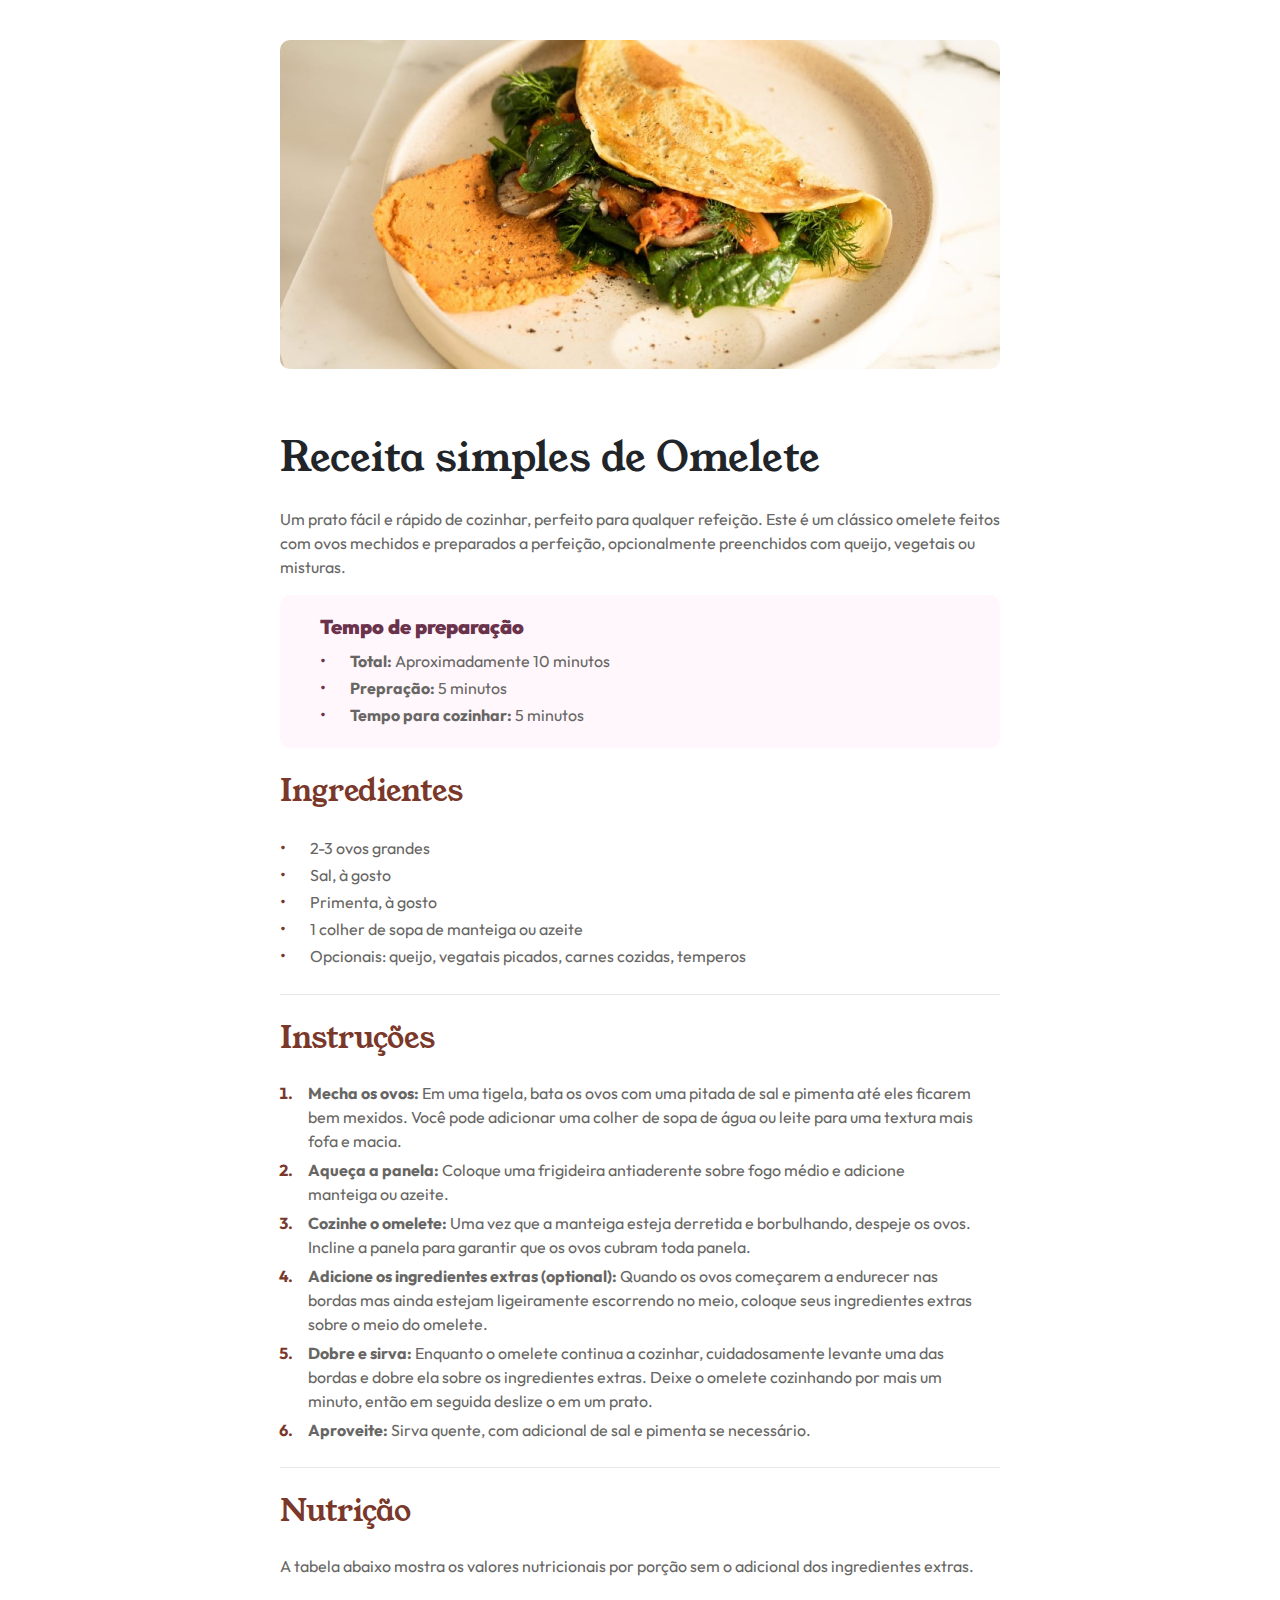
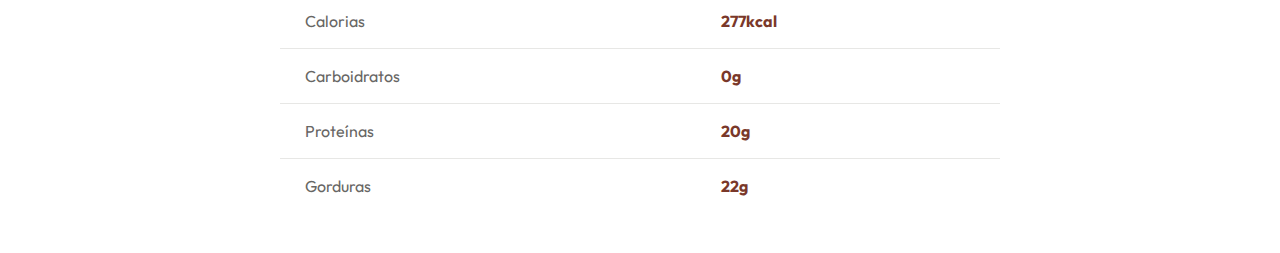
<file: cartao-receita/index.html>
<!DOCTYPE html>
<html lang="en">
<head>
  <meta charset="UTF-8">
  <meta name="viewport" content="width=device-width, initial-scale=1.0">

  <link rel="icon" type="image/png" sizes="32x32" href="./assets/images/favicon-32x32.png">
  <link href="https://cdn.jsdelivr.net/npm/bootstrap@5.3.3/dist/css/bootstrap.min.css" rel="stylesheet" integrity="sha384-QWTKZyjpPEjISv5WaRU9OFeRpok6YctnYmDr5pNlyT2bRjXh0JMhjY6hW+ALEwIH" crossorigin="anonymous">
  <link rel="stylesheet" href="./assets/styles/main.css">
  <link rel="stylesheet" href="./assets/styles/responsive.css">
  
  <title>Página de Receita</title>

  <!-- Feel free to remove these styles or customise in your own stylesheet 👍 -->
  <style>
    .attribution { font-size: 11px; text-align: center; }
    .attribution a { color: hsl(228, 45%, 44%); }
  </style>
</head>
<body>
  <main>
    <div class="dish-photo">
      <img src="./assets/images/image-omelette.jpeg" alt="delicious omelette photo">
    </div>
    <div class="content">
    <h1>
      Receita simples de Omelete
    </h1>
  
    <p>
      Um prato fácil e rápido de cozinhar, perfeito para qualquer refeição. Este é um clássico omelete feitos com ovos
      mechidos e preparados a perfeição, opcionalmente preenchidos com queijo, vegetais ou misturas.
    </p>

    <div class="preparation-time">
      <h5>Tempo de preparação</h5>
      <ul>
        <li><span>Total:</span> Aproximadamente 10 minutos</li>
        <li><span>Prepração:</span> 5 minutos</li>
        <li><span>Tempo para cozinhar:</span> 5 minutos</li>
      </ul>
    </div> 
  
    <div class="section-ingredients">
      <h2>
        Ingredientes
      </h2>
      <ul>
        <li>2-3 ovos grandes</li>
        <li>Sal, à gosto</li>
        <li>Primenta, à gosto</li>
        <li>1 colher de sopa de manteiga ou azeite</li>
        <li>Opcionais: queijo, vegatais picados, carnes cozidas, temperos</li>
      </ul>
    </div>
    <div class="line"></div>
    <div class="section-instructions">
      <h2>
        Instruções
      </h2>
      <ol>
        <li>
          <p><span>Mecha os ovos: </span> Em uma tigela, bata os ovos com uma pitada de sal e pimenta até
            eles ficarem bem mexidos. Você pode adicionar uma colher de sopa de água ou leite para uma textura
            mais fofa e macia.</p>
        </li>
        <li>
          <p><span>Aqueça a panela: </span>
            Coloque uma frigideira antiaderente sobre fogo médio e adicione manteiga ou azeite.</p>
        </li>
        <li>
          <p><span>Cozinhe o omelete: </span> Uma vez que a manteiga esteja derretida e borbulhando, despeje
            os ovos. Incline a panela para garantir que os ovos cubram toda panela.</p>
        </li>
        <li>
          <p><span>Adicione os ingredientes extras (optional): </span> Quando os ovos começarem a endurecer
            nas bordas mas ainda estejam ligeiramente escorrendo no meio, coloque seus ingredientes extras sobre
            o meio do omelete.</p>
        </li>
        <li>
          <p><span>Dobre e sirva: </span> Enquanto o omelete continua a cozinhar, cuidadosamente levante uma das bordas
            e dobre ela sobre os ingredientes extras. Deixe o omelete cozinhando por mais um minuto, então em seguida
            deslize o em um prato.</p>
        </li>
        <li>
          <p><span>Aproveite: </span>Sirva quente, com adicional de sal e pimenta se necessário.</p>
        </li>
      </ol>
    </div>
    <div class="line"></div>
    <div class="section-nutrition">
      <h2>
        Nutrição
      </h2>
      <p>
        A tabela abaixo mostra os valores nutricionais por porção sem o adicional dos ingredientes extras.
      </p>
      <table>
        <tbody>
          <tr>
            <td>Calorias</td>
            <td>277kcal</td>
          </tr>
          <tr>
            <td>Carboidratos</td>
            <td>0g</td>
          </tr>
          <tr>
            <td>Proteínas</td>
            <td>20g</td>
          </tr>
          <tr>
            <td>Gorduras</td>
            <td>22g</td>
          </tr>
        </tbody>
      </table>
    </div>
  </div>
    <!-- div class="attribution">
      Challenge by <a href="https://www.frontendmentor.io?ref=challenge" target="_blank">Frontend Mentor</a>. 
      Coded by <a href="#">Your Name Here</a>.
    </div -->
  </main>
</body>
</html>
</file>
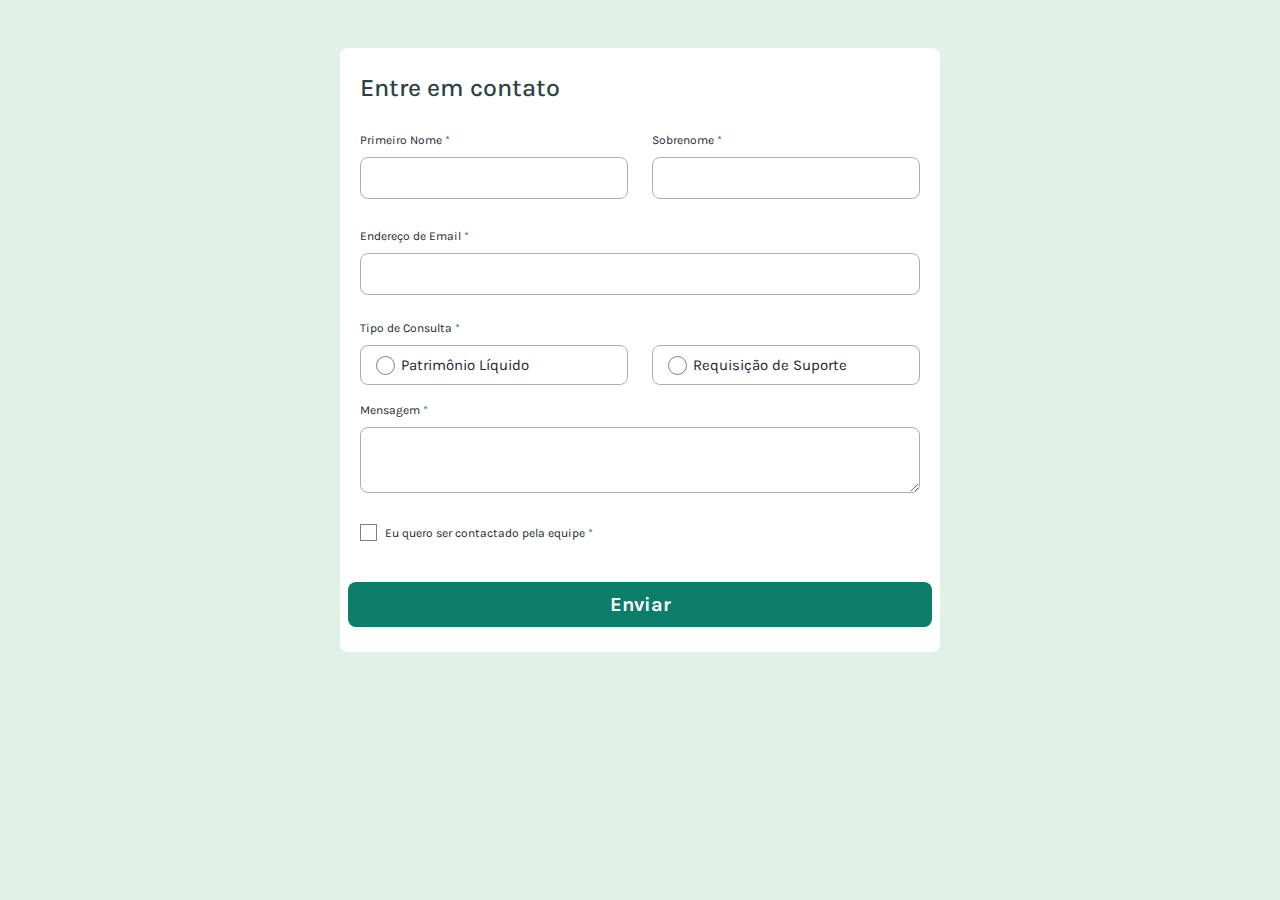
<file: contact-form/index.html>
<!DOCTYPE html>
<html lang="en">
<head>
  <meta charset="UTF-8">
  <meta name="viewport" content="width=device-width, initial-scale=1.0"> <!-- displays site properly based on user's device -->
  <link href="https://cdn.jsdelivr.net/npm/bootstrap@5.3.3/dist/css/bootstrap.min.css" rel="stylesheet" integrity="sha384-QWTKZyjpPEjISv5WaRU9OFeRpok6YctnYmDr5pNlyT2bRjXh0JMhjY6hW+ALEwIH" crossorigin="anonymous">
  <link rel="stylesheet" href="./assets/styles/main.css">
  </head>
  <body>

  <link rel="icon" type="image/png" sizes="32x32" href="./assets/images/favicon-32x32.png">
  
	<title>Frontend Mentor | Contact form</title>

  <style>
    .attribution { font-size: 11px; text-align: center; }
    .attribution a { color: hsl(228, 45%, 44%); }
  </style>
</head>
<body>
	<div class="message-box">
		<img src="./assets/images/icon-success-check.svg" alt="">
		<span class="message-box-title"> Mensagem Enviada!</span>
		<br>
		<span class="message-box-body">Obrigado por preencher o formulário. Nós vamos entrar em contato em breve!</span>
		<div class="message-box-footer">fechar</div>
	</div>
  <main class="container d-flex justify-content-center align-items-center">

		<div class="form-box">
			<form action="" novalidate>
				<h1 class="mb-4">Entre em contato</h1>
				<div class="row mb-4">
					<div class="col-md-6">
						<div class="form-input">
							<label for="">Primeiro Nome <span>*</span></label>
							<div>
								<input id="firstname-input" name="firstname-input" type="text" required>
							</div>
							<span class="form-input-error" id="firstname-input" style="display: none;">Erro</span>
						</div>
					</div>
					<div class="col-md-6">
						<div class="form-input">
							<label for="">Sobrenome <span>*</span></label>
							<div>
								<input id="lastname-input" name="lastname-input" type="text" required>
							</div>
							<span class="form-input-error" id="firstname-input" style="display: none;">Erro</span>
						</div>
					</div>      
				</div>
				<div class="row">
					<div class="col-12 mb-4">
						<div class="form-input">
							<label for="">Endereço de Email <span>*</span></label>
							<div>
								<input id="email-input" name="email-input" type="text" pattern="^[\w\.]+@([\w]+\.)+[\w]{2,4}$" custom-message required>
							</div>
							<span class="form-input-error" id="firstname-input" style="display: none;">Por favor entre com um e-mail válido</span>
						</div>
					</div>    
				</div>
				<div class="row form-input">
					<label class="mb-2" for="">Tipo de Consulta <span>*</span></label>
					<div class="col-md-6 mb-md-1 mb-4">
						<div class="form-input">
							<label class="form-input-radio">
								<input type="radio" value="" name="query" id="patrimonio-radio" custom-message required>
								<label class="checkmark-radio"></label>
								<label for="">Patrimônio Líquido</label>
							</label>
						</div>
					</div>    
					<div class="col-md-6 mb-1">
						<div class="form-input">
							<label class="form-input-radio">
								<input type="radio" value="" name="query" id="requisicao-radio" custom-message required>
								<label class="checkmark-radio"></label>
								<label for="">Requisição de Suporte</label>
							</label>
						</div>
					</div>
					<span class="form-input-error" id="firstname-input" style="display: none;">Por favor selecione o tipo de consulta</span>    					
				</div>
				<div class="row">
					<div class="col-12 mb-4">
						<div class="form-input">
							<label for="">Mensagem <span>*</span></label>
							<div>
								<textarea name="message-input" id="message-input" required></textarea>
							</div>
							<span class="form-input-error" id="firstname-input" style="display: none;">Erro</span>
						</div>
					</div>    
				</div>
				<div class="row">
					<div class="col-12 mb-4">
						<div class="form-input">
							<label class="checkbox">
								<input name="consent-checkbox" id="consent-checkbox" type="checkbox" style="margin-right: 10px;" custom-message required>
								<span class="checkmark"></span>
								<label for="">Eu quero ser contactado pela equipe <span>*</span></label>
							</label>
							<span class="form-input-error" id="firstname-input" style="display: none;">
								Para enviar este formulário, por favor concorde em ser contactado
							</span>
						</div>
					</div>    
					<input type="submit" class="form-button" value="Enviar" id="enviar-btn">
				</div>
			</form>
		</div>
		<script src="./assets/scripts/index.js"></script>
  </main>

  
  <!--div class="attribution">
    Challenge by <a href="https://www.frontendmentor.io?ref=challenge">Frontend Mentor</a>. 
    Coded by <a href="#">Your Name Here</a>.
  </div-->
</body>
</html>
</file>
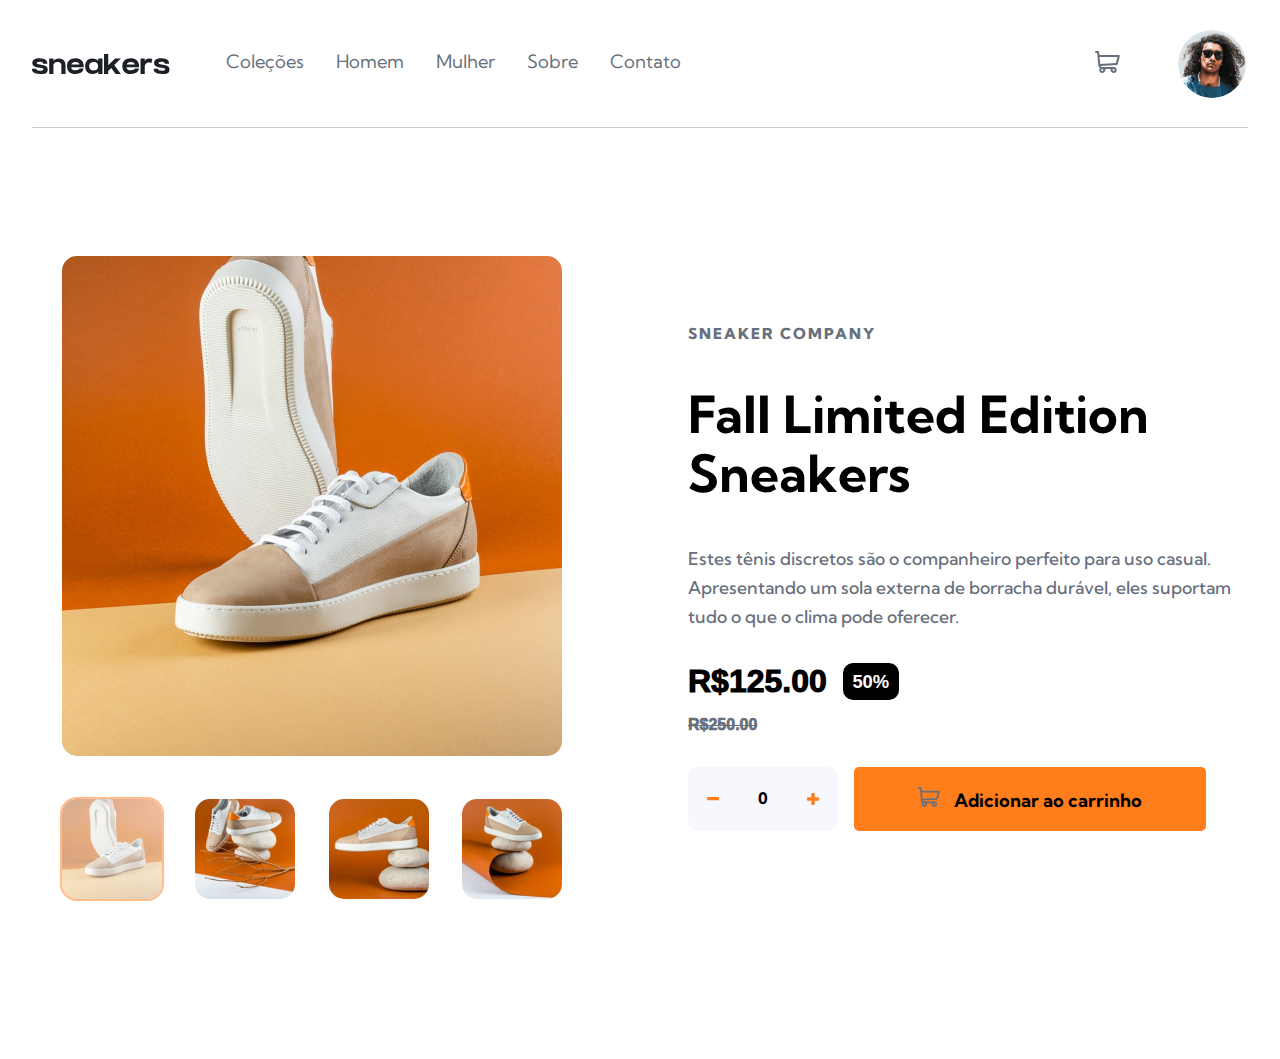
<file: ecommerce-product-page-main/index.html>
<!DOCTYPE html>
<html lang="en">
<head>
    <meta charset="UTF-8">
    <meta name="viewport" content="width=device-width, initial-scale=1.0"> <!-- displays site properly based on user's device -->
    <link rel="icon" type="image/png" sizes="32x32" href="./images/favicon-32x32.png">
    <link rel="preconnect" href="https://fonts.googleapis.com">
    <link rel="preconnect" href="https://fonts.gstatic.com" crossorigin>
    <link href="https://fonts.googleapis.com/css2?family=Advent+Pro:ital,wght@0,100..900;1,100..900&family=Kumbh+Sans:wght@100..900&display=swap" rel="stylesheet">

    <link rel="stylesheet" href="./assets/styles/normalize.css">
    <link rel="stylesheet" href="./assets/styles/base.css">
    <link rel="stylesheet" href="./assets/styles/button.css">
    <link rel="stylesheet" href="./assets/styles/header.css">
    <link rel="stylesheet" href="./assets/styles/product-images.css">
    <link rel="stylesheet" href="./assets/styles/product-info.css">
    <link rel="stylesheet" href="./assets/styles/cart.css">
    <link rel="stylesheet" href="./assets/styles/responsive.css">

    <title>Frontend Mentor | E-commerce product page</title>

    <style>

    </style>
</head>
<body style="margin-bottom: 10rem;">
    <header class="header">
        <img id="menu-open-menu" class="header__menu-icon" src="./assets/images/icon-menu.svg" alt="Imagem do contraído">
        <img class="header__logo" src="./assets/images/logo.svg" alt="Logo do site escrito Tênis em inglês">
        <nav class="menu">
            <ul class="menu__items">
                <li class="menu__item"><span>Coleções</span></li>
                <li class="menu__item"><span>Homem</span></li>
                <li class="menu__item"><span>Mulher</span></li>
                <li class="menu__item"><span>Sobre</span></li>
                <li class="menu__item"><span>Contato</span></li>
            </ul>
        </nav>
        <div style="position: relative;">
            <img id="icon-cart" class="header__icon-cart" src="./assets/images/icon-cart.svg" alt="ícone de um carrinho">
            <span id="count-cart"  class="header__count-cart">0</span>
        </div>
        <img id="avatar" class="header__avatar" src="./assets/images/image-avatar.png" alt="Foto do avatar do usuário">

        <div id="cart" class="cart">
            <header class="cart__header">
                Carrinho
            </header>
            <div id="cart-content" class="cart__content">
                <span id="empty-cart-message">Seu carrinho está vazio.</span>
            </div>
        </div>
    </header>

    <!-- Responsive Menu -->
    <div id="menu-bg" class="menu-bg">
        <nav class="menu-responsive">
            <img id="menu-close-button" class="menu-responsive__close-button" src="./assets/images/icon-close.svg" alt="botão de fechamento do menu para mobile">
            <ul class="menu-responsive__items">
                <li class="menu-responsive__item"><span>Coleções</span></li>
                <li class="menu-responsive__item"><span>Homem</span></li>
                <li class="menu-responsive__item"><span>Mulher</span></li>
                <li class="menu-responsive__item"><span>Sobre</span></li>
                <li class="menu-responsive__item"><span>Contato</span></li>
            </ul>
        </nav>
    </div>

    <!-- Zoom Product Images -->
     <div id="zoom-product-image" class="zoom-product-image">
        <div style="position: relative;">
            <div class="product-images product-images--modal">
                <div>
                    <div class="product-images__selected-image">
                        <img id="zoom-selected-image" src="./assets/images/image-product-1.jpg" alt="imagem selecionada do produto">
                        <div class="product-images__arrow product-images__arrow--left">
                            <img src="./assets/images/icon-previous.svg" alt="uma seta para a imagem anterior">
                        </div>
                        <div class="product-images__arrow product-images__arrow--right">
                            <img  src="./assets/images/icon-next.svg" alt="uma seta para a imagem anterior">
                        </div>
                    </div>
                    <div class="product-images__thumbnails">
                            <img class="product-images__thumbnail selected" data-target-src="./assets/images/image-product-1.jpg" src="./assets/images/image-product-1-thumbnail.jpg" alt="">
                            <img class="product-images__thumbnail" data-target-src="./assets/images/image-product-2.jpg" src="./assets/images/image-product-2-thumbnail.jpg" alt="">
                            <img class="product-images__thumbnail" data-target-src="./assets/images/image-product-3.jpg" src="./assets/images/image-product-3-thumbnail.jpg" alt="">
                            <img class="product-images__thumbnail" data-target-src="./assets/images/image-product-4.jpg" src="./assets/images/image-product-4-thumbnail.jpg" alt="">
                    </div>
                </div>
            </div>
            <img id="zoom-product-image__close" class="zoom-product-image__close" src="./assets/images/icon-close.svg" alt="">
        </div>
     </div>
    
    <main class="main">
        <section class="section">
            <div class="product-images">
                <div>
                    <div class="product-images__selected-image">
                        <img id="selected-image" src="./assets/images/image-product-1.jpg" alt="">
                        <div class="product-images__arrow product-images__arrow--left">
                            <img src="./assets/images/icon-previous.svg" alt="uma seta para a imagem anterior">
                        </div>
                        <div class="product-images__arrow product-images__arrow--right">
                            <img  src="./assets/images/icon-next.svg" alt="uma seta para a imagem anterior">
                        </div>
                    </div>
                    <div class="product-images__thumbnails">
                        <img class="product-images__thumbnail selected" data-target-src="./assets/images/image-product-1.jpg" src="./assets/images/image-product-1-thumbnail.jpg" alt="">
                        <img class="product-images__thumbnail" data-target-src="./assets/images/image-product-2.jpg" src="./assets/images/image-product-2-thumbnail.jpg" alt="">
                        <img class="product-images__thumbnail" data-target-src="./assets/images/image-product-4.jpg" src="./assets/images/image-product-4-thumbnail.jpg" alt="">
                        <img class="product-images__thumbnail" data-target-src="./assets/images/image-product-3.jpg" src="./assets/images/image-product-3-thumbnail.jpg" alt="">
                    </div>
                </div>
            </div>
            <div class="product-info">
                <div>
                    <h3 class="product-info__label">SNEAKER COMPANY</h3>
                    <h2 class="product-info__title">Fall Limited Edition Sneakers</h2>
                    <p class="product-info__description">Estes tênis discretos são o companheiro perfeito para uso casual. Apresentando um 
                        sola externa de borracha durável, eles suportam tudo o que o clima pode oferecer.
                    </p>
                    <div class="product-info__price">
                        <span class="product-info__descont-price">R$125.00</span><span class="product-info__descont">50%</span>
                        <span class="product-info__original-price">R$250.00</span>
                    </div>
                </div>
                <div class="product-info__buttons">
                    <div class="product-info__length-button">
                        <button id="minus-button" class="active-opacity"><img src="./assets/images/icon-minus.svg" alt=""></button>
                        <span id="length-display">0</span>
                        <button id="plus-button"  class="active-opacity"><img src="./assets/images/icon-plus.svg" alt=""></button>
                    </div>
                    <button id="add-cart-button" class="button active-opacity">
                        <img src="./assets/images/icon-cart.svg" alt="">
                        Adicionar ao carrinho
                    </button>
                </div>
            </div>
        </section>
    </main>
    <script src="./assets/js/product-display.js"></script>
    <script type="module" src="./assets/js/index.js" ></script>
</body>
</html>
</file>
<file: cartao-receita/assets/styles/main.css>
@font-face {
    font-family: "outfit";
    src: url('../fonts/outfit/Outfit-VariableFont_wght.ttf') format('truetype');
}

@font-face {
    font-family: "young-serif";
    src: url('../fonts/young-serif/YoungSerif-Regular.ttf') format('truetype');
}

/*Variables*/
:root {
    --main-title-font:young-serif;
    --text-font:outfit;

    --primary:#7a382a;
    --secondary:#6a324b;

    --text-color:#676664;
    --large-margin:25px;
    --border-padding:40px;
}

* {
    font-family: var(--text-font), Helvetica, sans-serif
}

body {
    display: flex;
    justify-content: center;
}

main {
    width: 800px;
}

h1 {
    font-family: young-serif, Arial, serif;
    font-size: 40px;
    margin-bottom: var(--large-margin);
}

h2 {
    color: var(--primary);
    font-family: young-serif, Arial, serif;
    font-size: 30px;
    margin-bottom: var(--large-margin);
}

p {
    color:var(--text-color);
}

.line {
    border-top: #e7e7e5 solid 1px;
    margin-bottom: var(--large-margin);
    width: 100%;
}

.dish-photo {
    padding:var(--border-padding) var(--border-padding) 0 var(--border-padding);
}

.dish-photo img {
    border-radius: 10px;
    margin-bottom: var(--large-margin);
    width:100%;
}

.content {
    padding: var(--border-padding);
}

/* Preparation time */
.preparation-time {
    background-color: #fff7fc;
    border-radius: 10px;
    color:var(--text-color);
    padding: 20px 40px;
    margin-bottom: var(--large-margin);
}

.preparation-time h5 {
    color:var(--secondary);
    font-weight: 900;
}

.preparation-time span {
    font-weight: bold;
    margin-left: 24px;
}

.preparation-time ul {
    margin: 0;
    padding: 0;
}

.preparation-time li {
    list-style-type: none;
}

.preparation-time li::before {
    content: '•';
    color: var(--secondary);
    font-size: 18px;
}

/* section-ingredients" */
.section-ingredients {
    margin-bottom: var(--large-margin);
}

.section-ingredients ul {
    margin: 0;
    padding: 0;
}

.section-ingredients li {
    color:var(--text-color);
    list-style-type: none;
    
}

.section-ingredients li::before {
    content: '•';
    color: var(--primary);
    font-size: 18px;
    margin-right: 24px;
}

/* section-instructions */
.section-instructions {
    margin-bottom: var(--large-margin);
}

.section-instructions ol {
    margin: 0;
    padding: 0;
}

.section-instructions li {
    margin-right: 24px;
    margin-left: 16px;
}

.section-instructions li::marker {
    color:var(--primary);
    font-weight: bold;
}

.section-instructions p {
    margin-left: 12px;
    margin-bottom: 5px;
}

.section-instructions span {
    color:var(--text-color);
    font-weight: bold;

}

/* section-nutrition */
.section-nutrition table {
    width: 100%;
}

.section-nutrition table tr {
    border-top: #e7e7e5 solid 1px;
    margin-bottom: var(--large-margin);
}

.section-nutrition table tr:first-child {
    border:none;
}

.section-nutrition tr td:first-child {
    color:var(--text-color);
    padding: 15px 25px;
}

.section-nutrition tr td:last-child {
    color:var(--primary);
    font-weight: bold;
    padding: 15px 25px;
}

/*
.preparation-time li::marker {
    color: var(--secondary);
    font-size: 12px;
}
*/
</file>
<file: cartao-receita/assets/styles/responsive.css>
@media only screen and (max-width: 768px) {

    .dish-photo {
        padding: 0;
    }

    .dish-photo img {
        border-radius: 0;
    }

}
</file>
<file: contact-form/assets/styles/main.css>
@font-face {
    font-family: "karla-italic";
    src: url('../fonts/Karla-Italic-VariableFont_wght.ttf') format('truetype');
}

@font-face {
    font-family: "karla";
    src: url('../fonts/Karla-VariableFont_wght.ttf') format('truetype');
}

/*Variables*/
:root {
    --main-title-font:karla-italic;
    --text-font:karla;

    --primary:#0c7d69;
    --secondary:#2a3c3e;
    --ternary:#3b4141;
    --background:#e0f1e7;
    --message-box-color:#2a4244;

    --text-color:#676664;
    --large-margin:25px;
    --border-padding:40px;

    --font-size-input:15px;
    --font-size-title:20px;

    --input-error-color:#C13617;
}

* {
    font-family: var(--text-font), Helvetica, sans-serif
}

body {
    background-color: var(--background);
}

main {
    height: 700px;
}

h1 {
    color: var(--message-box-color);
    font-size: 25px;
}

.form-box {
    background-color: white;
    border-radius: 8px;
    max-width: 600px;
    padding: 25px 20px;
    width: 100%;
}

.form-input {

}

label {
    font-size: 12px;
}

.form-input label {
    margin-bottom: 8px;
}

label span {
    color: var(--primary);
}

.form-input input[type="text"], textarea {
    border: 1px solid rgb(175, 174, 174);
    border-radius: 8px;
    padding: 8px 15px;
    outline: none;
    width: 100%;
}

.input-error {
    border: 1px solid var(--input-error-color) !important;  
}

.form-input input:focus, textarea:focus {
    border: 1px solid var(--primary);
}


/* radio */
.form-input .form-input-radio {
    align-items: center;
    border: 1px solid rgb(175, 174, 174);;
    border-radius: 8px;
    display: flex;
    padding: 8px 40px;
    position: relative;
    justify-content: flex-start;
}

.form-input .form-input-radio label:last-child {
    font-size: 15px;
    margin-bottom: 0;
}

input[type="radio"] {
    cursor: pointer;
    height: 19px;
    width: 19px;
    top: 10px;
    left: 15px;
    opacity: 0;
    position: absolute;
    z-index: 100;
}

.checkmark-radio {
    top: 10px;
    left: 15px;
    height: 19px;
    width: 19px;
    border: 1px solid grey;
    background-color: white;
    border-radius: 50%;
    margin-right: 10px;
    position: absolute;
    
}

.form-input-radio input:checked ~ .checkmark-radio {
    background-color: white;
}

.checkmark-radio:after {
    content:"";
    position: absolute;
    display: none;
}

.form-input-radio input:checked ~ .checkmark-radio:after {
    display: block;
}

.checkmark-radio:after {
   top: -2px;
   left: -1px;
   content:url("../images/icon-radio-selected.svg");
}

input[type="radio"]:checked+label {
    background-color: var(--background);
}

.checkbox {
    display: block;
    position: relative;
    cursor: pointer;
    -webkit-user-select: none;
    -moz-user-select: none;
    -ms-user-select: none;
    user-select: none;
    padding-left: 25px;
}

.checkbox input {
    position: absolute;
    opacity: 0;
    cursor: pointer;
    height: 0;
    width: 0;
}

.checkmark {
    position:absolute;
    top: 0;
    left: 0;
    height: 17px;
    width: 17px;
    border: 1px solid grey;
    background-color: white;
}

.checkbox:hover input ~ .checkmark {
    background-color: #ccc;
}

.checkmark::after {
    content:"";

    position: absolute;
    display: none;
}

.checkbox input:checked ~ .checkmark:after {
    display: block;
}

.checkbox .checkmark:after {
    top: -1px;
    left: -1px;
    content:url("../images/icon-checkbox-check.svg");
}

.form-input-radio:has([type="radio"]:checked) {
    background-color: var(--background);
    border: 1px solid var(--primary);
}

.form-button {
    background-color: var(--primary);
    border: none;
    border-radius: 8px;
    color: white;
    font-size: 20px;
    font-weight: bold;
    height: 45px;
    width: 100%;
}

.form-button:hover {
    background-color: #095f4f;
    
}

.form-input-error{
    color: var(--input-error-color);
    font-size: 10px;
    margin-top: 3px;
}

/* Caixa de mensagem */
.message-box {
    background-color: var(--message-box-color);
    border-radius: 8px;
    color: white;
    display: none;
    padding: 12px 14px;
    position: absolute;
    left: 50%;
    transform: translate(-50%, 0);
}

.message-box-title {
    font-size: 12px;
    font-weight: bold;
}

.message-box-body {
    font-size: 10px;
}

.message-box img {
    width: 14px;
}

.message-box-footer {
    cursor: pointer;
    font-size: 10px;
    text-align: end;
}

.show {
    display: block !important;
}
</file>
<file: ecommerce-product-page-main/assets/styles/base.css>
:root {

    --primary-color: hsl(26, 100%, 55%); /*orange*/
    --seconday-color:hsl(25, 100%, 94%); /*Pale orange*/

    --very-dark-blue: hsl(220, 13%, 13%);
    --dark-grayish-blue: hsl(219, 9%, 45%);
    --grayish-blue: hsl(220, 14%, 75%);
    --light-grayish-blue: hsl(223, 64%, 98%);
    --white: hsl(0, 0%, 100%);
    --black: hsl(0, 0%, 0%);


    --mobile:375px;
    --desktop:1140px;

    --text-font: 'Kumbh Sans', sans-serif;
    /* Weights: 400, 700 */

}

*, *::after, *::before {
    box-sizing: border-box;
}

html {
    font-size: 16px;
}

h3 {
    margin: 0;
    padding: 0;
}

a {
    text-decoration: none;
    color: inherit;
}

button {
    background: transparent;
    border: none;
    color: inherit;
    padding: 0;
    font-size: inherit;
    cursor: pointer;
}

body {
    font-family: var(--text-font);
    display: grid;
    grid-template-columns: minmax(2rem, 1fr) minmax(min-content, 80rem)  minmax(2rem, 1fr);
    row-gap: 8rem;
}


ul {
    list-style: none;
    margin: 0;
    padding: 0;
}

p {
    margin: 0;
}

.main {
    grid-column: 2 / 3 ;
}

.section {
    display: grid;
    grid-template-columns: 1fr 1fr;
    column-gap: 6rem;
}
</file>
<file: ecommerce-product-page-main/assets/styles/button.css>
.button {
    --opacity-time:200ms;
    background-color: var(--primary-color);
    border-radius: 5px;
    color: black;
    width: 100%;
    max-width: 22rem;
    font-weight: bold;
    font-size: 1.15rem;
    transition: opacity var(--opacity-time);
    height: 4rem;
}

.button img {
    margin-right: 10px;
}

.button:hover {
    opacity: 0.7;
}
</file>
<file: ecommerce-product-page-main/assets/styles/header.css>
.header {
    align-items: center;
    border-bottom: #cecece solid 1px ;
    column-gap: 3.5rem;
    display: grid;
    grid-template-columns: auto 1fr min-content minmax(min-content, max-content);
    grid-column: 2 / 3 ;
    height: 8rem;
    position: relative;
}

.header .header__icon-cart {
    cursor: pointer;
    grid-column: 3 / 4;
    grid-row: 1 / 2 ;
    width: 1.55em;
}

.header .header__count-cart {
    background-color: var(--primary-color);
    border-radius: 10px;
    color: white;
    display: none;
    font-size: 0.7rem;
    font-weight: bold;
    padding: 1px 8px;
    position: absolute;
    right: -35%;
    top: -30%;
}

.header .header__menu-icon {
    display: none;
    width: 1.5rem;
    cursor: pointer;
}

.header .header__avatar {
    border: 2px solid transparent;
    border-radius: 50%;
    cursor: pointer;
    grid-column: 4 / 5;
    grid-row: 1 / 2 ;
    transition: border 500ms;
    width: 100%;
    max-width: 4.5rem;
}

.header .header__avatar:hover {
    border: 2px solid var(--primary-color);
}

.header .header__logo {
    grid-column: 1 / 2;
    grid-row: 1 / 2 ;
}

.header .menu  {
    grid-column: 2 / 3 ;
    grid-row: 1 / 2 ;
    display: flex;
    height: 100%;
}

.menu .menu__items {
    color: var(--dark-grayish-blue);
    display: flex;
    column-gap: 2rem;
    align-items: center;
}

.menu__items .menu__item {
    font-size: 1.15rem;
    border-bottom: transparent solid 4px;
    transition: border 500ms;
    display: flex;
    align-items: center;
    height: 100%;
}

.menu__items .menu__item span {
    cursor: pointer;
}

.menu__items .menu__item:hover {
    border-bottom: var(--primary-color) solid 4px;
}


/* ------responsive-menu-------- */
.menu-bg {
    position: absolute; 
    z-index: 2000;
    height: 100%;
    width: 100%;
    background-color: rgba(0, 0, 0, 0.5);
    display: none;
}

.menu-responsive__close-button {
    width: 1rem;
    margin-bottom: 3rem;
    cursor: pointer;
}

.menu-responsive {
    padding: 2rem;
    background-color: var(--white);
    width: 65%;
    height: inherit;
}

.menu-responsive__items {
    color: black;
    font-size: 1.5rem;
    font-weight: bold;
}

.menu-responsive__item {
    margin-bottom: 1.5rem;
    cursor: pointer;
}
</file>
<file: ecommerce-product-page-main/assets/styles/product-images.css>
.product-images {
    display: flex;
    justify-content: center;
}

.product-images__selected-image {
    margin-bottom: 2.5rem;
    position: relative;
}

.product-images__selected-image > img:first-child{
    border-radius: 15px;
    cursor: pointer;
    max-width: 500px;
    width: 100%;
}

.product-images__thumbnails {
    display: flex;
    justify-content: space-between;
}

.product-images__thumbnail {
    border-radius: 15px;
}

.product-images__thumbnail {
    border-radius: 15px;
    cursor: pointer;
    transition: opacity 200ms;
    width: 100px;
}

.product-images__arrow {
    position: absolute;
    background: var(--white);
    border-radius: 50%;
    width: 4rem;
    height: 4rem;
    bottom: 50%;
    display: none;
    align-items: center;
    justify-content: center;
    cursor: pointer;
}

.product-images__arrow--left {
    left: 0; 
    transform: translate(-50%, 50%);
}

.product-images__arrow--right {
    right: 0; 
    transform: translate(50%, 50%);
}

.product-images__arrow img {
    width: 0.9rem;
}

.product-images__thumbnails:last-child {
    margin-right: 0;
}

.product-images__thumbnail:hover {
    opacity: 0.5;
}

.product-images__thumbnails .selected {
    outline: var(--primary-color) solid 2px;
    opacity: 0.5;
}

/* ----product images modal modificator----*/
.product-images--modal {
    position: relative;
}

.product-images--modal .product-images__selected-image {
    position: relative;
}

.product-images--modal .product-images__selected-image img {
    max-width: 37.5rem;
}

.product-images--modal .product-images__thumbnails {
    justify-content:space-around;
    padding: 0 2.5rem;
}

.product-images--modal .product-images__arrow {
    display: flex;
}

/* -------modal-------- */
.zoom-product-image {
    align-items: center;
    background-color: rgba(0, 0, 0, 0.7);
    display: none;
    height: 100%;
    position: absolute;
    justify-content: center;
    width: 100%;
    z-index: 1000;
}

.is-open {
    display: flex;
}

.zoom-product-image__close {
    cursor: pointer;
    position: absolute;
    right: 0;
    top: -3rem;
    width: 1.5rem;
}
/* -------------------- */
</file>
<file: ecommerce-product-page-main/assets/styles/product-info.css>
.product-info {
    align-self: center;
}

.product-info__label {
    color:var(--dark-grayish-blue);
    font-size: 0.95rem;
    font-weight: 800;
    letter-spacing: 2px;
}

.product-info__title {
    font-size: 3.2rem;
}

.product-info__description {
    color: var(--dark-grayish-blue);
    font-size: 1.1rem;
    font-weight: 500;
    line-height: 1.8rem;
    margin-bottom: 2rem;
}

.product-info__price {
    display: grid;
    font-family: Arial, Helvetica, sans-serif;
    gap: 1rem;
    grid-template-columns: min-content 3.5rem;
    margin-bottom: 2rem;
}

.product-info__descont-price {
    font-size: 2rem;
    font-weight: 1000;
}

.product-info__descont {
    align-items: center;
    background-color: black;
    border-radius: 10px;
    color: white;
    display: flex;
    font-size: 1.15rem;
    font-weight: 900;
    justify-content: center;
}

.product-info__original-price {
    text-decoration-line: line-through;
    color: var(--dark-grayish-blue);
    font-weight: 1000;
}

.product-info__buttons {
    --opacity-time:200ms;
    display: flex;
    
}

.product-info__length-button {
    background-color: var(--light-grayish-blue);
    border-radius: 10px;
    display: flex;
    font-weight: bold;
    margin-right: 1rem;
    justify-content: space-between;
    align-items: center;
}

.product-info__length-button > * {
    display: flex;
    justify-content: center;
    align-items: center;
    width: 50px;
    height: 50px;
    transition: opacity var(--opacity-time);
}

.product-info__buttons .active-opacity:hover {
    opacity: 0.7;
}
</file>
<file: ecommerce-product-page-main/assets/styles/cart.css>
.cart {
    display: none;
    position: absolute;
    bottom: 0;
    right: 0;
    transform: translate(0, 96%);
    max-width: 27rem;
    width: 100%;

    background-color: white;
    box-shadow: rgb(187, 187, 187) 0 30px 60px 0;
    border-radius: 10px;

    opacity: 0;
    z-index: 1000;
    transition: opacity 500ms ease-in-out;
}

.cart__header {
    border-bottom: rgb(218, 218, 218) solid 1px;
    padding: 1rem 0 1.8rem 1rem;
    font-weight: bold;
    font-size: 1.3rem;
}

.cart__content {
    align-items: center;
    display: flex;
    flex-direction: column;
    font-weight: bold;
    font-size:1.15rem;
    height: 14rem;
    padding: 2rem 0;
    justify-content: center;
}

.cart__content {
    color:var(--dark-grayish-blue);
}

.cart-active {
    opacity: 1;
}

.cart__item {
    column-gap: 1rem;
    display: grid;
    grid-template-columns: auto 1fr auto ;
    margin-bottom: 2rem;

}

.cart__item img {
    border-radius: 5px;
    grid-column: 1 / 2 ;
    grid-row: 1 / 3;
    width: 4rem;

}

.cart__item h3 {
    font-size: 1.2rem;
    grid-column: 2 / 3;
    grid-row: 1 / 2;

}

.cart__item > span {
    grid-column: 2 / 3;
    grid-row: 2 / 3;
}

.cart__item .icon {
    align-self: center;
    cursor: pointer;
    grid-column: 3 / 4 ;
    grid-row: 1 / 3;
    width: 1rem;

}
</file>
<file: ecommerce-product-page-main/assets/styles/responsive.css>
@media only screen and  (max-width:600px) {

    body {
        grid-template-columns: 1fr minmax(min-content, 80rem) 1fr;
        row-gap: 0;
    }

    .product-images__selected-image {
        margin-bottom: 0;
    }

    .section .product-images__selected-image > img {
        border-radius: 0;
    }

    .section {
        grid-template-columns: 1fr;
        row-gap: 1rem;
    }

    .section .product-images__thumbnails {
        display: none;
    }

    .product-info {
        padding: 0 2rem;
    }

    .product-info__title {
        font-size: 2rem;
    }

    .product-info__buttons {
        display: block;
    }

    .product-info__buttons > * {
        width: 100%;
    }

    .button {
        max-width: 100%;
    }

    .cart {
        transform: translate(-2.6%, 105%);
        max-width: 22rem;
        padding: 0 1rem;
    }

    .product-images__arrow {
        display: flex;
        width: 3rem;
        height: 3rem;
    }

    .product-images__arrow--left {
        left: 10%; 

    }
    
    .product-images__arrow--right {
        right: 10%; 
    }

    .product-info__price {
        grid-template-columns: min-content 3.5rem minmax(min-content, 1fr);
    }

    .product-info__original-price {
        justify-self: end;
    }

}

@media only screen and (max-width:900px) {

    .header {
        column-gap: 1rem;
        padding: 0 2rem;
    }

    .section {
        grid-template-columns: 1fr;
        row-gap: 2rem;
    }

    .header .menu  {
        display: none;  
    }

    .header .header__menu-icon {
        grid-column: 1 / 2;
        grid-row: 1 / 2 ;
        display: block;
    }

    .header .header__logo {
        grid-column: 2 / 3;
        grid-row: 1 / 2 ;
        width: 10rem;
    }



}
</file>
